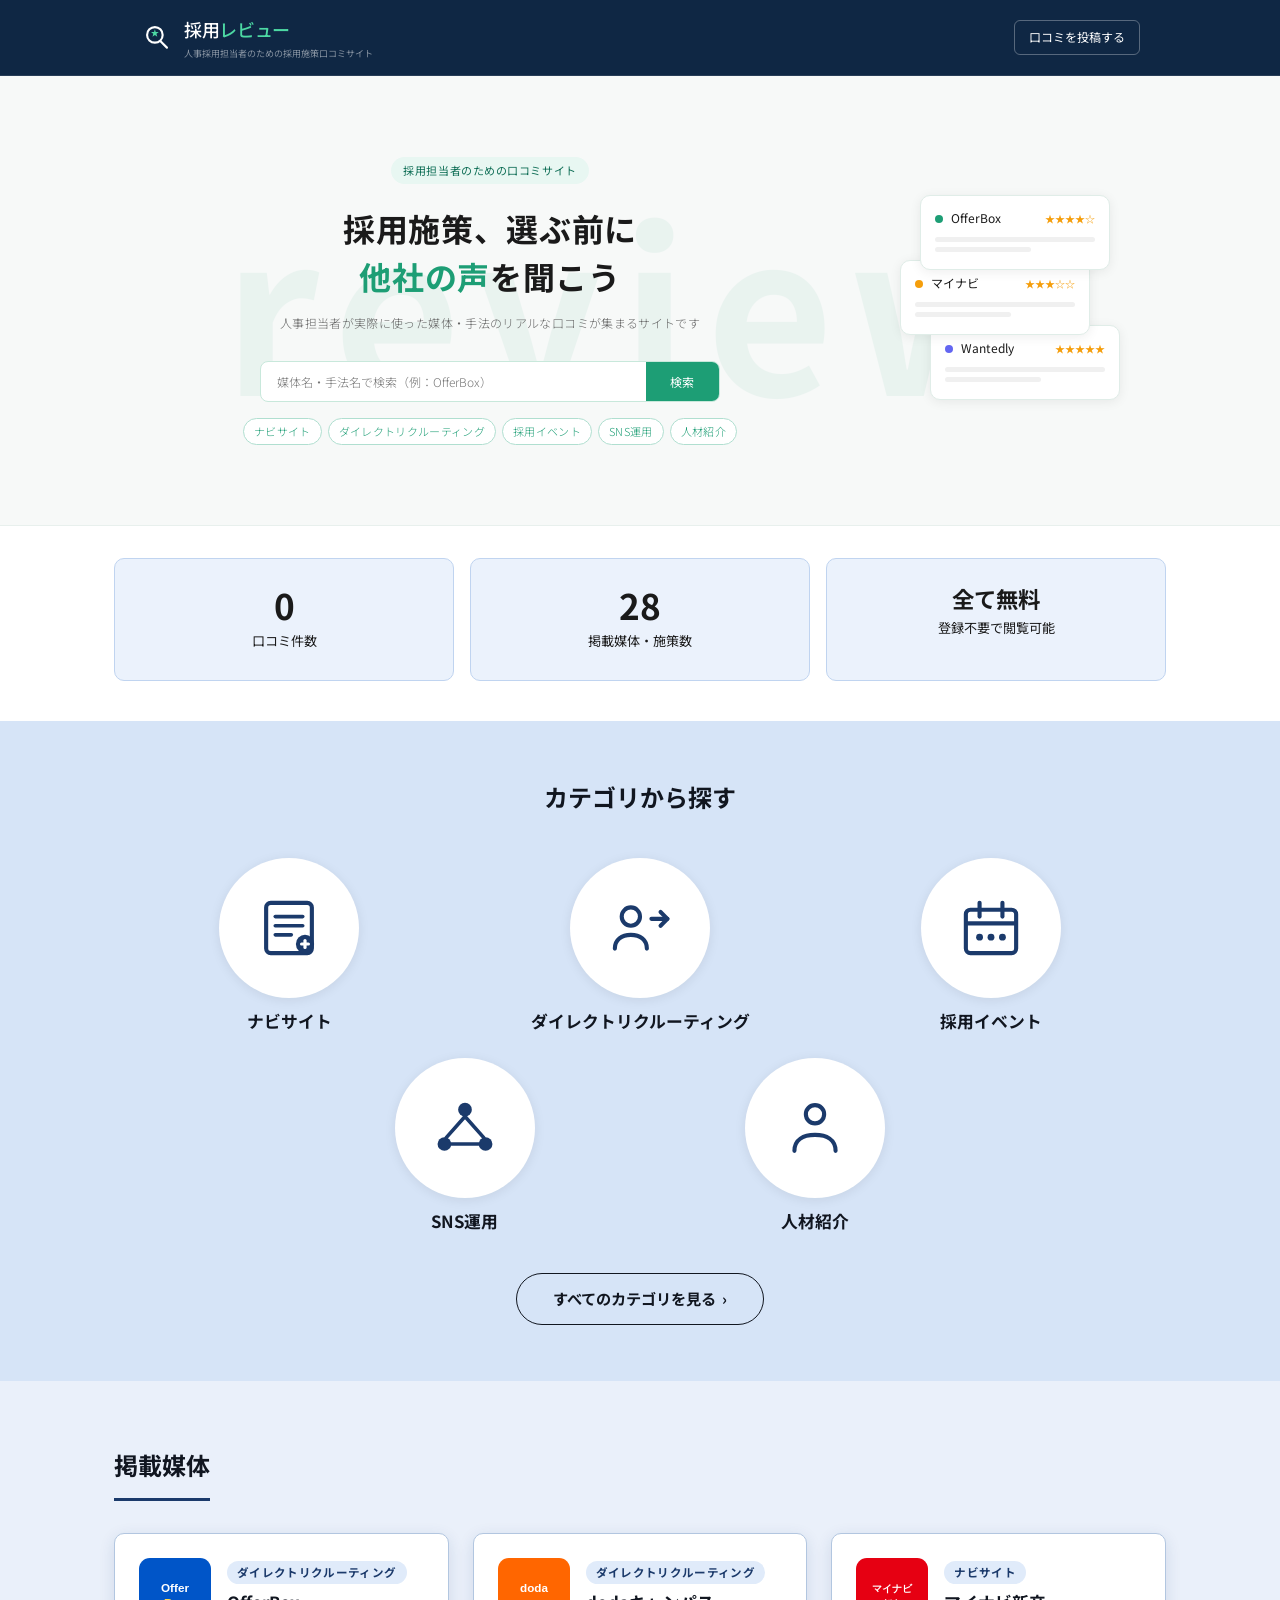
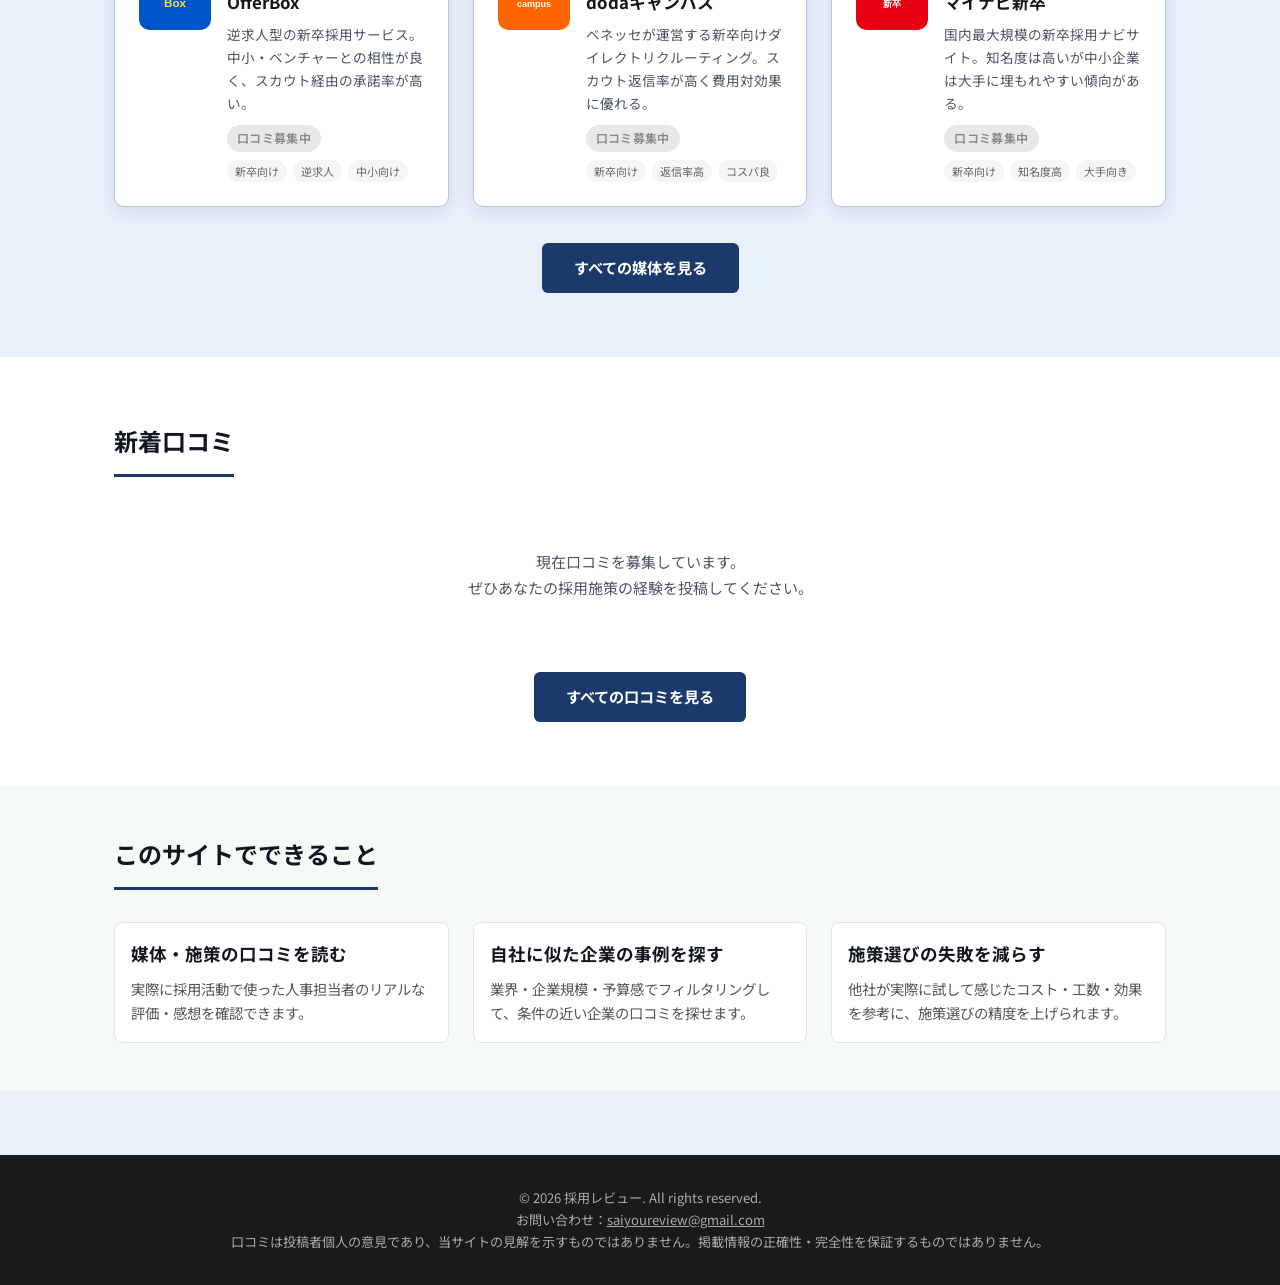
<file: index.html>
<!DOCTYPE html>
<html lang="ja">
<head>
  <meta charset="UTF-8">
  <meta name="viewport" content="width=device-width, initial-scale=1.0">
  <title>採用レビュー | 採用施策口コミサイト</title>
  <meta name="description" content="人事採用担当者のための採用施策口コミサイト。実際に使った媒体・手法のリアルな評価が集まります。">
  <link href="https://fonts.googleapis.com/css2?family=Noto+Sans+JP:wght@300;400;500;700&display=swap" rel="stylesheet">
  <link rel="stylesheet" href="style.css">
</head>
<body>

  <!-- ヘッダー -->
  <header class="site-header">
    <div class="header-inner">
      <a class="header-logo" href="index.html">
        <svg width="34" height="34" viewBox="0 0 48 48" xmlns="http://www.w3.org/2000/svg" aria-hidden="true">
          <circle cx="21" cy="21" r="11" fill="none" stroke="white" stroke-width="3"/>
          <line x1="29" y1="30" x2="38" y2="39" stroke="white" stroke-width="3" stroke-linecap="round"/>
          <polygon points="21,13 22.2,17 26.5,17 23.2,19.5 24.4,23.5 21,21 17.6,23.5 18.8,19.5 15.5,17 19.8,17" fill="#4DD9A4"/>
        </svg>
        <div class="logo-text-wrap">
          <div class="logo-name">採用<span>レビュー</span></div>
          <div class="logo-tagline">人事採用担当者のための採用施策口コミサイト</div>
        </div>
      </a>
      <a href="https://docs.google.com/forms/d/e/1FAIpQLSdxXfMuIzpGPsbss---XyRAHWYiXfm2ue7UABuBfPhTopkmUQ/viewform?usp=header" class="btn-post" target="_blank" rel="noopener noreferrer">口コミを投稿する</a>
    </div>
  </header>

  <!-- ヒーロー -->
  <section class="hero">
    <svg class="hero-pattern" viewBox="0 0 800 260" xmlns="http://www.w3.org/2000/svg" aria-hidden="true">
      <circle cx="680" cy="40" r="130" fill="none" stroke="#1D9E75" stroke-width="1.5"/>
      <circle cx="680" cy="40" r="90" fill="none" stroke="#1D9E75" stroke-width="1.5"/>
      <circle cx="680" cy="40" r="50" fill="none" stroke="#1D9E75" stroke-width="1.5"/>
      <circle cx="100" cy="230" r="100" fill="none" stroke="#1D9E75" stroke-width="1.5"/>
      <circle cx="100" cy="230" r="60" fill="none" stroke="#1D9E75" stroke-width="1.5"/>
      <circle cx="400" cy="-20" r="110" fill="none" stroke="#1D9E75" stroke-width="1"/>
      <line x1="0" y1="170" x2="800" y2="170" stroke="#1D9E75" stroke-width="0.8" stroke-dasharray="4 8"/>
      <circle cx="200" cy="80" r="4" fill="#1D9E75"/>
      <circle cx="380" cy="140" r="3" fill="#1D9E75"/>
      <circle cx="560" cy="190" r="4" fill="#1D9E75"/>
      <circle cx="720" cy="100" r="3" fill="#1D9E75"/>
    </svg>
    <div class="hero-watermark">review</div>
    <div class="hero-inner">
      <div class="hero-content">
        <span class="hero-badge">採用担当者のための口コミサイト</span>
        <h1>採用施策、選ぶ前に<br><span class="hero-accent">他社の声</span>を聞こう</h1>
        <p>人事担当者が実際に使った媒体・手法のリアルな口コミが集まるサイトです</p>
        <div class="hero-search">
          <input type="text" id="hero-search-input" class="search-input" placeholder="媒体名・手法名で検索（例：OfferBox）">
          <button class="search-btn" onclick="doSearch()">検索</button>
        </div>
        <div class="hero-tags">
          <a href="reviews.html?category=ナビサイト" class="hero-tag">ナビサイト</a>
          <a href="reviews.html?category=ダイレクトリクルーティング" class="hero-tag">ダイレクトリクルーティング</a>
          <a href="reviews.html?category=採用イベント" class="hero-tag">採用イベント</a>
          <a href="reviews.html?category=SNS運用" class="hero-tag">SNS運用</a>
          <a href="reviews.html?category=人材紹介" class="hero-tag">人材紹介</a>
        </div>
      </div>
      <div class="hero-mockup">
        <div class="mockup-card">
          <div class="mockup-card-header">
            <div class="mockup-dot" style="background:#1D9E75"></div>
            <div class="mockup-label">OfferBox</div>
            <div class="mockup-stars">★★★★☆</div>
          </div>
          <div class="mockup-bar"></div>
          <div class="mockup-bar short"></div>
        </div>
        <div class="mockup-card offset">
          <div class="mockup-card-header">
            <div class="mockup-dot" style="background:#f59e0b"></div>
            <div class="mockup-label">マイナビ</div>
            <div class="mockup-stars">★★★☆☆</div>
          </div>
          <div class="mockup-bar"></div>
          <div class="mockup-bar short"></div>
        </div>
        <div class="mockup-card offset2">
          <div class="mockup-card-header">
            <div class="mockup-dot" style="background:#6366f1"></div>
            <div class="mockup-label">Wantedly</div>
            <div class="mockup-stars">★★★★★</div>
          </div>
          <div class="mockup-bar"></div>
          <div class="mockup-bar short"></div>
        </div>
      </div>
    </div>
  </section>

  <!-- 統計カード -->
  <section class="stats-section">
    <div class="container">
      <div class="stats-grid">
        <div class="stat-card">
          <span class="stat-num">0</span>
          <span class="stat-label">口コミ件数</span>
        </div>
        <div class="stat-card">
          <span class="stat-num">28</span>
          <span class="stat-label">掲載媒体・施策数</span>
        </div>
        <div class="stat-card">
          <span class="stat-num stat-text">全て無料</span>
          <span class="stat-label">登録不要で閲覧可能</span>
        </div>
      </div>
    </div>
  </section>

  <!-- カテゴリから探す -->
  <section class="category-section">
    <div class="container">
      <h2 class="category-section-title">カテゴリから探す</h2>
      <div class="category-grid">
        <!-- ナビサイト：求人票リストのアイコン -->
        <a class="category-item" href="reviews.html?category=ナビサイト">
          <div class="category-circle">
            <svg width="64" height="64" viewBox="0 0 28 28" fill="none" xmlns="http://www.w3.org/2000/svg">
              <rect x="4" y="3" width="20" height="22" rx="2" stroke="#1B3A6B" stroke-width="1.8" fill="none"/>
              <line x1="8" y1="9" x2="20" y2="9" stroke="#1B3A6B" stroke-width="1.6" stroke-linecap="round"/>
              <line x1="8" y1="13" x2="20" y2="13" stroke="#1B3A6B" stroke-width="1.6" stroke-linecap="round"/>
              <line x1="8" y1="17" x2="15" y2="17" stroke="#1B3A6B" stroke-width="1.6" stroke-linecap="round"/>
              <circle cx="21" cy="21" r="4" fill="#1B3A6B"/>
              <line x1="19.5" y1="21" x2="22.5" y2="21" stroke="white" stroke-width="1.4" stroke-linecap="round"/>
              <line x1="21" y1="19.5" x2="21" y2="22.5" stroke="white" stroke-width="1.4" stroke-linecap="round"/>
            </svg>
          </div>
          <span class="category-name">ナビサイト</span>
        </a>

        <!-- ダイレクトリクルーティング：人物に矢印のアイコン -->
        <a class="category-item" href="reviews.html?category=ダイレクトリクルーティング">
          <div class="category-circle">
            <svg width="64" height="64" viewBox="0 0 28 28" fill="none" xmlns="http://www.w3.org/2000/svg">
              <circle cx="10" cy="9" r="4" stroke="#1B3A6B" stroke-width="1.8" fill="none"/>
              <path d="M3 23c0-4 3-6 7-6s7 2 7 6" stroke="#1B3A6B" stroke-width="1.8" stroke-linecap="round" fill="none"/>
              <line x1="19" y1="10" x2="26" y2="10" stroke="#1B3A6B" stroke-width="1.8" stroke-linecap="round"/>
              <polyline points="23,7 26,10 23,13" stroke="#1B3A6B" stroke-width="1.8" stroke-linecap="round" stroke-linejoin="round" fill="none"/>
            </svg>
          </div>
          <span class="category-name">ダイレクトリクルーティング</span>
        </a>

        <!-- 採用イベント：カレンダーのアイコン -->
        <a class="category-item" href="reviews.html?category=採用イベント">
          <div class="category-circle">
            <svg width="64" height="64" viewBox="0 0 28 28" fill="none" xmlns="http://www.w3.org/2000/svg">
              <rect x="3" y="6" width="22" height="19" rx="2" stroke="#1B3A6B" stroke-width="1.8" fill="none"/>
              <line x1="3" y1="12" x2="25" y2="12" stroke="#1B3A6B" stroke-width="1.8"/>
              <line x1="9" y1="3" x2="9" y2="9" stroke="#1B3A6B" stroke-width="1.8" stroke-linecap="round"/>
              <line x1="19" y1="3" x2="19" y2="9" stroke="#1B3A6B" stroke-width="1.8" stroke-linecap="round"/>
              <circle cx="9" cy="18" r="1.5" fill="#1B3A6B"/>
              <circle cx="14" cy="18" r="1.5" fill="#1B3A6B"/>
              <circle cx="19" cy="18" r="1.5" fill="#1B3A6B"/>
            </svg>
          </div>
          <span class="category-name">採用イベント</span>
        </a>

        <!-- SNS運用：スマホ＋吹き出しのアイコン -->
        <a class="category-item" href="reviews.html?category=SNS運用">
          <div class="category-circle">
            <svg width="64" height="64" viewBox="0 0 28 28" fill="none" xmlns="http://www.w3.org/2000/svg">
              <circle cx="14" cy="6" r="3" fill="#1B3A6B"/>
              <circle cx="5" cy="21" r="3" fill="#1B3A6B"/>
              <circle cx="23" cy="21" r="3" fill="#1B3A6B"/>
              <line x1="14" y1="9" x2="5.8" y2="18.2" stroke="#1B3A6B" stroke-width="1.6" stroke-linecap="round"/>
              <line x1="14" y1="9" x2="22.2" y2="18.2" stroke="#1B3A6B" stroke-width="1.6" stroke-linecap="round"/>
              <line x1="7.8" y1="21" x2="20.2" y2="21" stroke="#1B3A6B" stroke-width="1.6" stroke-linecap="round"/>
            </svg>
          </div>
          <span class="category-name">SNS運用</span>
        </a>

        <!-- 人材紹介：人物＋ブリーフケースのアイコン -->
        <a class="category-item" href="reviews.html?category=人材紹介">
          <div class="category-circle">
            <svg width="64" height="64" viewBox="0 0 28 28" fill="none" xmlns="http://www.w3.org/2000/svg">
              <circle cx="14" cy="8" r="4" stroke="#1B3A6B" stroke-width="1.8" fill="none"/>
              <path d="M5 24c0-5 4-7 9-7s9 2 9 7" stroke="#1B3A6B" stroke-width="1.8" stroke-linecap="round" fill="none"/>
            </svg>
          </div>
          <span class="category-name">人材紹介</span>
        </a>
      </div>
      <div style="text-align:center; margin-top:40px;">
        <a href="reviews.html" class="btn-all-category">すべてのカテゴリを見る &nbsp;›</a>
      </div>
    </div>
  </section>

  <!-- 評価の高い媒体 -->
  <section class="section">
    <div class="container">
      <h2 class="section-title">掲載媒体</h2>
      <div id="featured-cards" class="cards-grid"></div>
      <div style="text-align:center; margin-top:36px;">
        <a href="reviews.html" class="btn-primary">すべての媒体を見る</a>
      </div>
    </div>
  </section>

  <!-- 新着口コミ -->
  <section class="section" style="background:#fff;">
    <div class="container">
      <h2 class="section-title">新着口コミ</h2>
      <div id="latest-reviews"></div>
      <div style="text-align:center; margin-top:32px;">
        <a href="reviews.html" class="btn-primary">すべての口コミを見る</a>
      </div>
    </div>
  </section>

  <!-- このサイトでできること -->
  <section class="section" style="background:#f5faf7; padding-top:48px; padding-bottom:48px;">
    <div class="container">
      <h2 class="section-title">このサイトでできること</h2>
      <div style="display:grid; grid-template-columns:repeat(auto-fill,minmax(260px,1fr)); gap:24px;">
        <div class="review-card" style="margin-bottom:0;">
          <h3 style="margin-bottom:8px;">媒体・施策の口コミを読む</h3>
          <p style="color:#555; font-size:.9rem;">実際に採用活動で使った人事担当者のリアルな評価・感想を確認できます。</p>
        </div>
        <div class="review-card" style="margin-bottom:0;">
          <h3 style="margin-bottom:8px;">自社に似た企業の事例を探す</h3>
          <p style="color:#555; font-size:.9rem;">業界・企業規模・予算感でフィルタリングして、条件の近い企業の口コミを探せます。</p>
        </div>
        <div class="review-card" style="margin-bottom:0;">
          <h3 style="margin-bottom:8px;">施策選びの失敗を減らす</h3>
          <p style="color:#555; font-size:.9rem;">他社が実際に試して感じたコスト・工数・効果を参考に、施策選びの精度を上げられます。</p>
        </div>
      </div>
    </div>
  </section>

  <!-- フッター -->
  <footer class="site-footer">
    <p>© 2026 採用レビュー. All rights reserved.</p>
    <p>お問い合わせ：<a href="mailto:saiyoureview@gmail.com" style="color:inherit;">saiyoureview@gmail.com</a></p>
    <p>口コミは投稿者個人の意見であり、当サイトの見解を示すものではありません。掲載情報の正確性・完全性を保証するものではありません。</p>
  </footer>

  <script src="data.js"></script>
  <script src="main.js"></script>
</body>
</html>
</file>
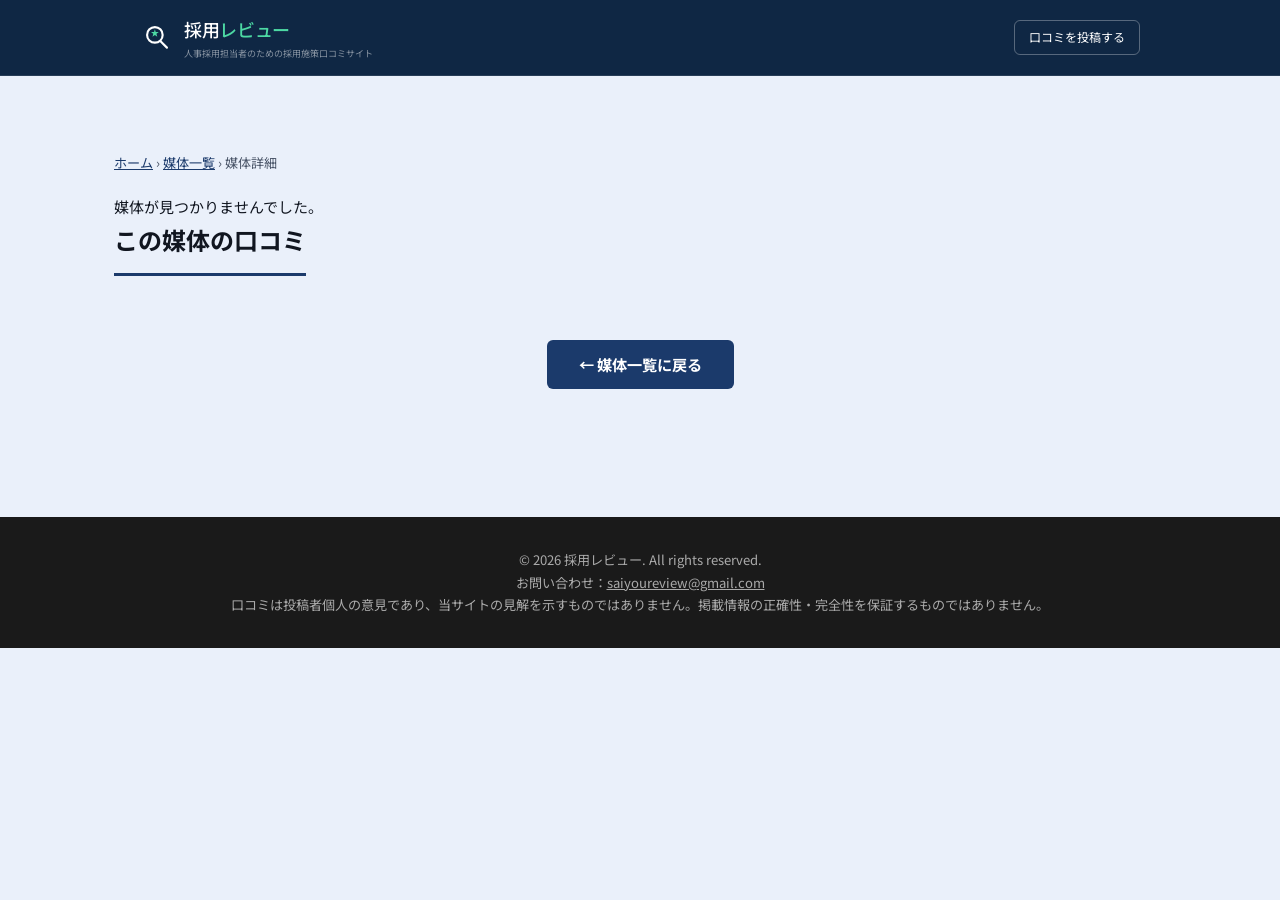
<file: detail.html>
<!DOCTYPE html>
<html lang="ja">
<head>
  <meta charset="UTF-8">
  <meta name="viewport" content="width=device-width, initial-scale=1.0">
  <title>媒体詳細 | 採用レビュー</title>
  <meta name="description" content="広告媒体の詳細情報とユーザー口コミを確認できます。">
  <link rel="stylesheet" href="style.css">
</head>
<body>

  <!-- ヘッダー -->
  <header class="site-header">
    <div class="header-inner">
      <a class="header-logo" href="index.html">
        <svg width="34" height="34" viewBox="0 0 48 48" xmlns="http://www.w3.org/2000/svg" aria-hidden="true">
          <circle cx="21" cy="21" r="11" fill="none" stroke="white" stroke-width="3"/>
          <line x1="29" y1="30" x2="38" y2="39" stroke="white" stroke-width="3" stroke-linecap="round"/>
          <polygon points="21,13 22.2,17 26.5,17 23.2,19.5 24.4,23.5 21,21 17.6,23.5 18.8,19.5 15.5,17 19.8,17" fill="#4DD9A4"/>
        </svg>
        <div class="logo-text-wrap">
          <div class="logo-name">採用<span>レビュー</span></div>
          <div class="logo-tagline">人事採用担当者のための採用施策口コミサイト</div>
        </div>
      </a>
      <a href="https://docs.google.com/forms/d/e/1FAIpQLSdxXfMuIzpGPsbss---XyRAHWYiXfm2ue7UABuBfPhTopkmUQ/viewform?usp=header" class="btn-post" target="_blank" rel="noopener noreferrer">口コミを投稿する</a>
    </div>
  </header>

  <!-- 媒体詳細 -->
  <section class="section">
    <div class="container">

      <!-- パンくずリスト -->
      <nav class="breadcrumb">
        <a href="index.html">ホーム</a>
        <span><a href="reviews.html">媒体一覧</a></span>
        <span>媒体詳細</span>
      </nav>

      <!-- 詳細コンテンツ（main.js の initDetailPage() が描画） -->
      <div id="detail-content"></div>

      <!-- 関連口コミ -->
      <h2 class="section-title">この媒体の口コミ</h2>
      <div id="related-reviews"></div>

      <div style="text-align:center; margin-top:32px;">
        <a href="reviews.html" class="btn-primary">← 媒体一覧に戻る</a>
      </div>
    </div>
  </section>

  <!-- フッター -->
  <footer class="site-footer">
    <p>© 2026 採用レビュー. All rights reserved.</p>
    <p>お問い合わせ：<a href="mailto:saiyoureview@gmail.com" style="color:inherit;">saiyoureview@gmail.com</a></p>
    <p>口コミは投稿者個人の意見であり、当サイトの見解を示すものではありません。掲載情報の正確性・完全性を保証するものではありません。</p>
  </footer>

  <script src="data.js"></script>
  <script src="main.js"></script>
</body>
</html>
</file>
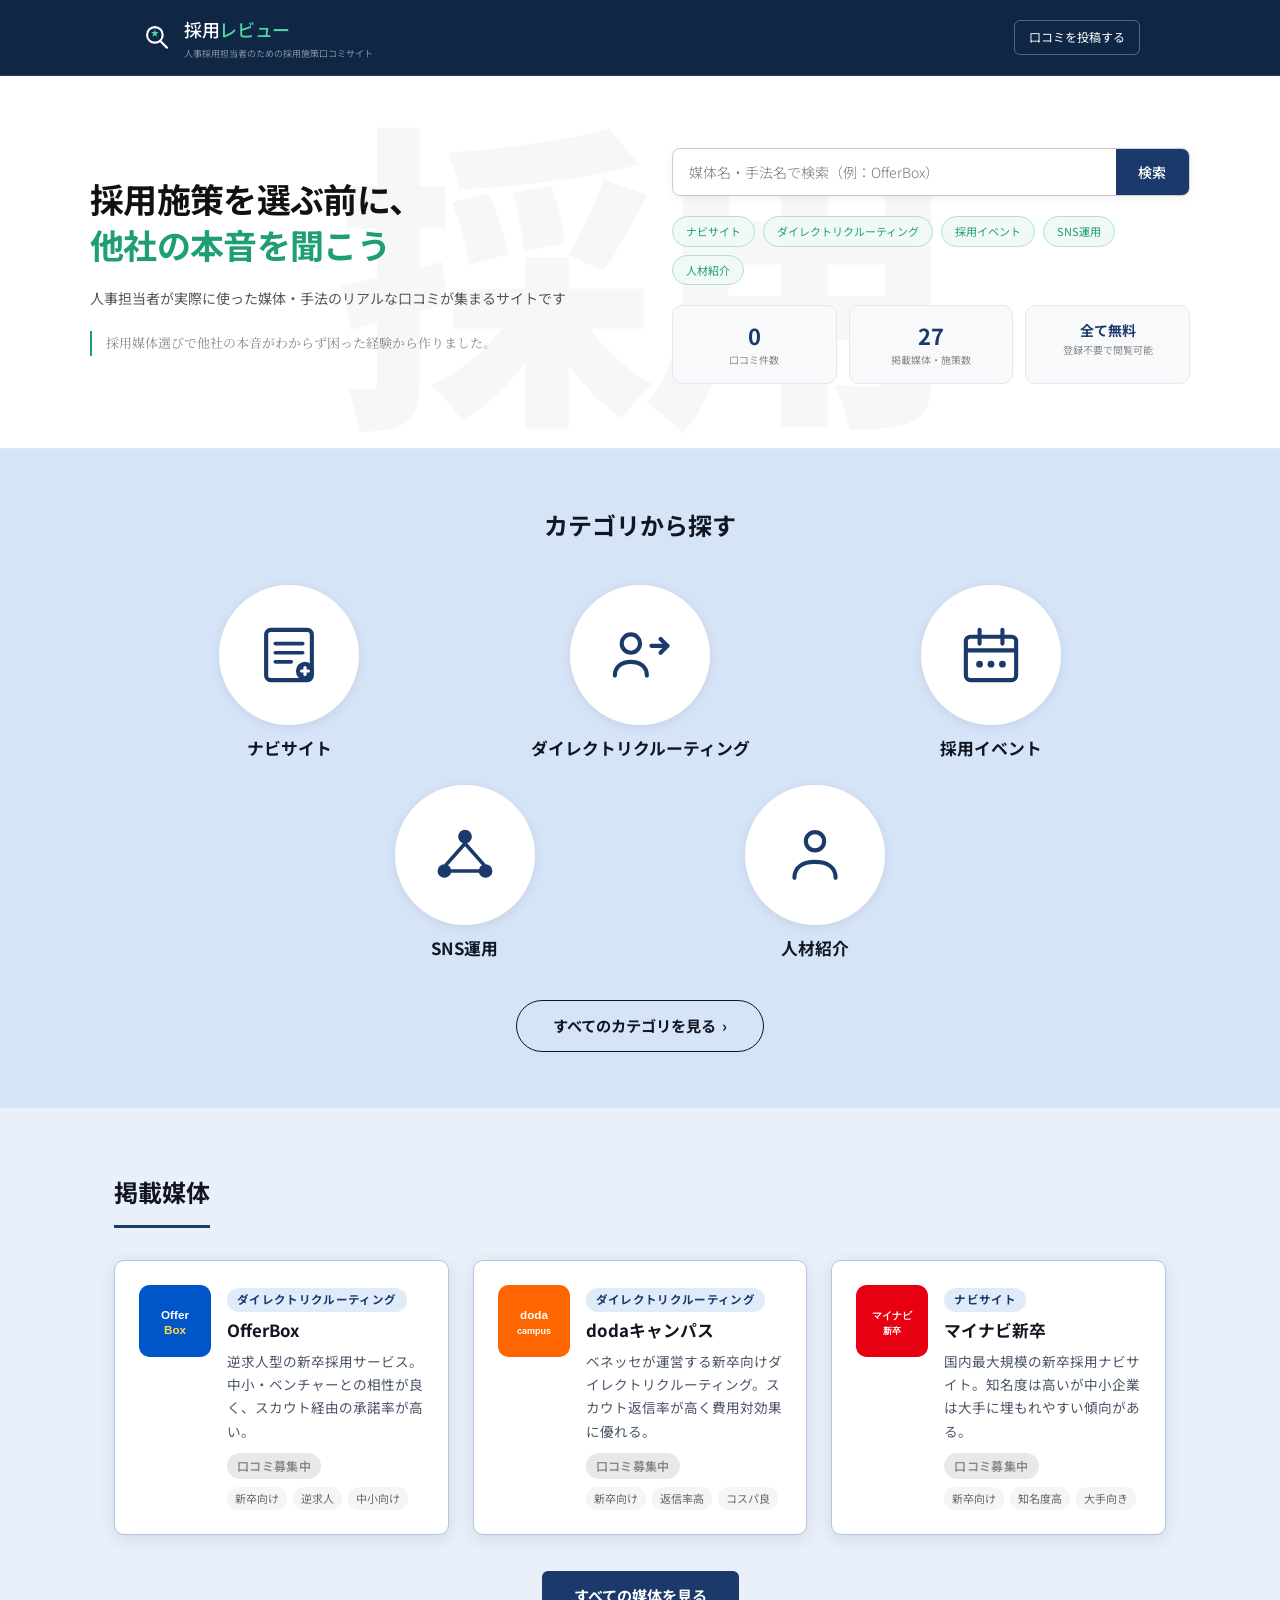
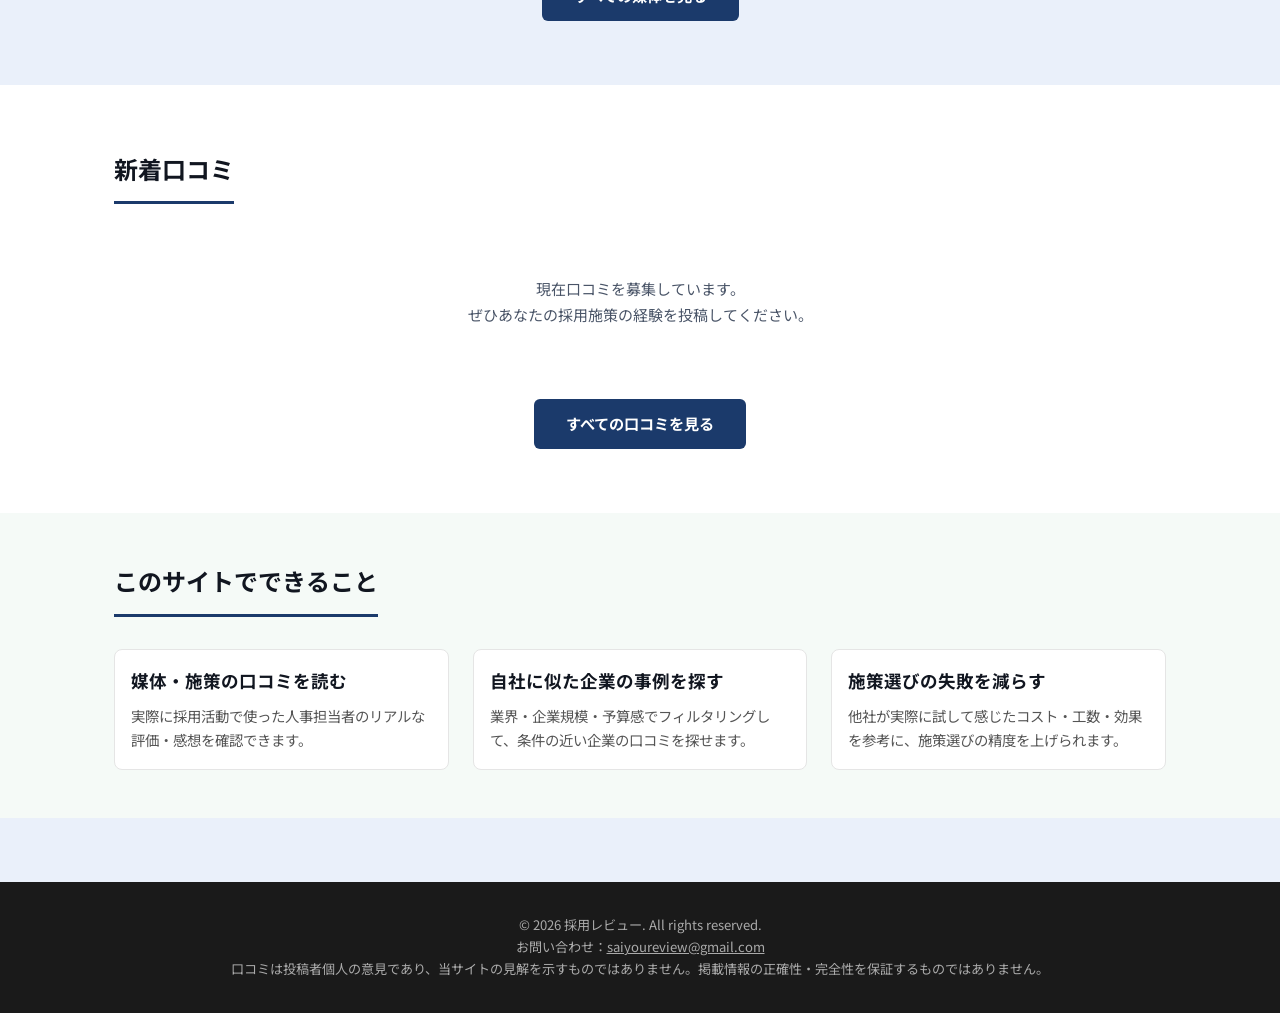
<file: index-new.html>
<!DOCTYPE html>
<html lang="ja">
<head>
  <meta charset="UTF-8">
  <meta name="viewport" content="width=device-width, initial-scale=1.0">
  <title>採用レビュー | 採用施策口コミサイト</title>
  <meta name="description" content="人事採用担当者のための採用施策口コミサイト。実際に使った媒体・手法のリアルな評価が集まります。">
  <link rel="stylesheet" href="style.css">
  <link rel="stylesheet" href="https://fonts.googleapis.com/css2?family=Noto+Serif+JP:wght@400;500&display=swap">
  <style>
    /* ============================================================
       新ヒーローセクション（白背景・2カラム）
       ============================================================ */
    .hero-new {
      position: relative;
      background: #ffffff;
      padding: 72px 40px 64px;
      overflow: hidden;
      border-bottom: 1px solid #e8e8e8;
    }

    /* 背景の薄い「採用」テキスト */
    .hero-new::before {
      content: '採用';
      position: absolute;
      top: 50%;
      left: 50%;
      transform: translate(-50%, -50%);
      font-size: 320px;
      font-weight: 900;
      color: rgba(0, 0, 0, 0.03);
      letter-spacing: -0.05em;
      pointer-events: none;
      user-select: none;
      white-space: nowrap;
      z-index: 0;
    }

    .hero-new-inner {
      position: relative;
      z-index: 1;
      max-width: 1100px;
      margin: 0 auto;
      display: grid;
      grid-template-columns: 1fr 1fr;
      gap: 64px;
      align-items: center;
    }

    /* 左カラム */
    .hero-left {
      display: flex;
      flex-direction: column;
      gap: 20px;
    }

    .hero-new h1 {
      font-size: 34px;
      font-weight: 700;
      color: #111;
      line-height: 1.35;
      letter-spacing: -0.02em;
      margin: 0;
    }

    .hero-new h1 .title-green {
      color: #1D9E75;
    }

    .hero-sub {
      font-size: 14px;
      color: #555;
      line-height: 1.7;
      margin: 0;
    }

    .hero-thought {
      font-family: 'Noto Serif JP', serif;
      font-size: 13px;
      color: #888;
      line-height: 1.9;
      padding-left: 14px;
      border-left: 2px solid #1D9E75;
      margin: 0;
    }

    /* 右カラム */
    .hero-right {
      display: flex;
      flex-direction: column;
      gap: 20px;
    }

    /* 検索バー */
    .hero-new-search {
      display: flex;
      gap: 0;
      border: 1.5px solid #ccc;
      border-radius: 8px;
      overflow: hidden;
      background: #fff;
      box-shadow: 0 2px 8px rgba(0,0,0,0.06);
    }

    .hero-new-search .search-input {
      flex: 1;
      border: none;
      padding: 13px 16px;
      font-size: 14px;
      font-family: inherit;
      outline: none;
      background: transparent;
    }

    .hero-new-search .search-btn {
      background: #1B3A6B;
      color: #fff;
      border: none;
      padding: 0 22px;
      font-size: 14px;
      font-weight: 500;
      cursor: pointer;
      font-family: inherit;
      transition: background 0.2s;
    }

    .hero-new-search .search-btn:hover {
      background: #102545;
    }

    /* カテゴリタグ */
    .hero-new-tags {
      display: flex;
      flex-wrap: wrap;
      gap: 8px;
    }

    .hero-new-tag {
      font-size: 11px;
      color: #1D9E75;
      background: #f0f9f5;
      border: 1px solid #b2e0cf;
      border-radius: 20px;
      padding: 5px 13px;
      text-decoration: none;
      transition: background 0.15s;
    }

    .hero-new-tag:hover {
      background: #d8f2e9;
    }

    /* 統計カード3つ */
    .hero-stats {
      display: grid;
      grid-template-columns: repeat(3, 1fr);
      gap: 12px;
    }

    .hero-stat-card {
      background: #f8f9fb;
      border: 1px solid #e4e8ef;
      border-radius: 10px;
      padding: 16px 12px;
      text-align: center;
    }

    .hero-stat-num {
      display: block;
      font-size: 22px;
      font-weight: 700;
      color: #1B3A6B;
      line-height: 1.2;
    }

    .hero-stat-num.stat-text {
      font-size: 14px;
    }

    .hero-stat-label {
      display: block;
      font-size: 10px;
      color: #888;
      margin-top: 4px;
      line-height: 1.4;
    }

    /* レスポンシブ */
    @media (max-width: 768px) {
      .hero-new {
        padding: 48px 20px 40px;
      }

      .hero-new-inner {
        grid-template-columns: 1fr;
        gap: 36px;
      }

      .hero-new h1 {
        font-size: 26px;
      }

      .hero-new::before {
        font-size: 160px;
      }
    }
  </style>
</head>
<body>

  <!-- ヘッダー -->
  <header class="site-header">
    <div class="header-inner">
      <a class="header-logo" href="index.html">
        <svg width="34" height="34" viewBox="0 0 48 48" xmlns="http://www.w3.org/2000/svg" aria-hidden="true">
          <circle cx="21" cy="21" r="11" fill="none" stroke="white" stroke-width="3"/>
          <line x1="29" y1="30" x2="38" y2="39" stroke="white" stroke-width="3" stroke-linecap="round"/>
          <polygon points="21,13 22.2,17 26.5,17 23.2,19.5 24.4,23.5 21,21 17.6,23.5 18.8,19.5 15.5,17 19.8,17" fill="#4DD9A4"/>
        </svg>
        <div class="logo-text-wrap">
          <div class="logo-name">採用<span>レビュー</span></div>
          <div class="logo-tagline">人事採用担当者のための採用施策口コミサイト</div>
        </div>
      </a>
      <a href="https://docs.google.com/forms/d/e/1FAIpQLSdxXfMuIzpGPsbss---XyRAHWYiXfm2ue7UABuBfPhTopkmUQ/viewform?usp=header" class="btn-post" target="_blank" rel="noopener noreferrer">口コミを投稿する</a>
    </div>
  </header>

  <!-- 新ヒーロー -->
  <section class="hero-new">
    <div class="hero-new-inner">

      <!-- 左カラム -->
      <div class="hero-left">
        <h1>
          採用施策を選ぶ前に、<br>
          <span class="title-green">他社の本音を聞こう</span>
        </h1>
        <p class="hero-sub">人事担当者が実際に使った媒体・手法のリアルな口コミが集まるサイトです</p>
        <p class="hero-thought">採用媒体選びで他社の本音がわからず困った経験から作りました。</p>
      </div>

      <!-- 右カラム -->
      <div class="hero-right">
        <div class="hero-new-search">
          <input type="text" id="hero-search-input" class="search-input" placeholder="媒体名・手法名で検索（例：OfferBox）">
          <button class="search-btn" onclick="doSearch()">検索</button>
        </div>

        <div class="hero-new-tags">
          <a href="reviews.html?category=ナビサイト" class="hero-new-tag">ナビサイト</a>
          <a href="reviews.html?category=ダイレクトリクルーティング" class="hero-new-tag">ダイレクトリクルーティング</a>
          <a href="reviews.html?category=採用イベント" class="hero-new-tag">採用イベント</a>
          <a href="reviews.html?category=SNS運用" class="hero-new-tag">SNS運用</a>
          <a href="reviews.html?category=人材紹介" class="hero-new-tag">人材紹介</a>
        </div>

        <div class="hero-stats">
          <div class="hero-stat-card">
            <span class="hero-stat-num">0</span>
            <span class="hero-stat-label">口コミ件数</span>
          </div>
          <div class="hero-stat-card">
            <span class="hero-stat-num">27</span>
            <span class="hero-stat-label">掲載媒体・施策数</span>
          </div>
          <div class="hero-stat-card">
            <span class="hero-stat-num stat-text">全て無料</span>
            <span class="hero-stat-label">登録不要で閲覧可能</span>
          </div>
        </div>
      </div>

    </div>
  </section>

  <!-- カテゴリから探す -->
  <section class="category-section">
    <div class="container">
      <h2 class="category-section-title">カテゴリから探す</h2>
      <div class="category-grid">
        <!-- ナビサイト：求人票リストのアイコン -->
        <a class="category-item" href="reviews.html?category=ナビサイト">
          <div class="category-circle">
            <svg width="64" height="64" viewBox="0 0 28 28" fill="none" xmlns="http://www.w3.org/2000/svg">
              <rect x="4" y="3" width="20" height="22" rx="2" stroke="#1B3A6B" stroke-width="1.8" fill="none"/>
              <line x1="8" y1="9" x2="20" y2="9" stroke="#1B3A6B" stroke-width="1.6" stroke-linecap="round"/>
              <line x1="8" y1="13" x2="20" y2="13" stroke="#1B3A6B" stroke-width="1.6" stroke-linecap="round"/>
              <line x1="8" y1="17" x2="15" y2="17" stroke="#1B3A6B" stroke-width="1.6" stroke-linecap="round"/>
              <circle cx="21" cy="21" r="4" fill="#1B3A6B"/>
              <line x1="19.5" y1="21" x2="22.5" y2="21" stroke="white" stroke-width="1.4" stroke-linecap="round"/>
              <line x1="21" y1="19.5" x2="21" y2="22.5" stroke="white" stroke-width="1.4" stroke-linecap="round"/>
            </svg>
          </div>
          <span class="category-name">ナビサイト</span>
        </a>

        <!-- ダイレクトリクルーティング：人物に矢印のアイコン -->
        <a class="category-item" href="reviews.html?category=ダイレクトリクルーティング">
          <div class="category-circle">
            <svg width="64" height="64" viewBox="0 0 28 28" fill="none" xmlns="http://www.w3.org/2000/svg">
              <circle cx="10" cy="9" r="4" stroke="#1B3A6B" stroke-width="1.8" fill="none"/>
              <path d="M3 23c0-4 3-6 7-6s7 2 7 6" stroke="#1B3A6B" stroke-width="1.8" stroke-linecap="round" fill="none"/>
              <line x1="19" y1="10" x2="26" y2="10" stroke="#1B3A6B" stroke-width="1.8" stroke-linecap="round"/>
              <polyline points="23,7 26,10 23,13" stroke="#1B3A6B" stroke-width="1.8" stroke-linecap="round" stroke-linejoin="round" fill="none"/>
            </svg>
          </div>
          <span class="category-name">ダイレクトリクルーティング</span>
        </a>

        <!-- 採用イベント：カレンダーのアイコン -->
        <a class="category-item" href="reviews.html?category=採用イベント">
          <div class="category-circle">
            <svg width="64" height="64" viewBox="0 0 28 28" fill="none" xmlns="http://www.w3.org/2000/svg">
              <rect x="3" y="6" width="22" height="19" rx="2" stroke="#1B3A6B" stroke-width="1.8" fill="none"/>
              <line x1="3" y1="12" x2="25" y2="12" stroke="#1B3A6B" stroke-width="1.8"/>
              <line x1="9" y1="3" x2="9" y2="9" stroke="#1B3A6B" stroke-width="1.8" stroke-linecap="round"/>
              <line x1="19" y1="3" x2="19" y2="9" stroke="#1B3A6B" stroke-width="1.8" stroke-linecap="round"/>
              <circle cx="9" cy="18" r="1.5" fill="#1B3A6B"/>
              <circle cx="14" cy="18" r="1.5" fill="#1B3A6B"/>
              <circle cx="19" cy="18" r="1.5" fill="#1B3A6B"/>
            </svg>
          </div>
          <span class="category-name">採用イベント</span>
        </a>

        <!-- SNS運用：スマホ＋吹き出しのアイコン -->
        <a class="category-item" href="reviews.html?category=SNS運用">
          <div class="category-circle">
            <svg width="64" height="64" viewBox="0 0 28 28" fill="none" xmlns="http://www.w3.org/2000/svg">
              <circle cx="14" cy="6" r="3" fill="#1B3A6B"/>
              <circle cx="5" cy="21" r="3" fill="#1B3A6B"/>
              <circle cx="23" cy="21" r="3" fill="#1B3A6B"/>
              <line x1="14" y1="9" x2="5.8" y2="18.2" stroke="#1B3A6B" stroke-width="1.6" stroke-linecap="round"/>
              <line x1="14" y1="9" x2="22.2" y2="18.2" stroke="#1B3A6B" stroke-width="1.6" stroke-linecap="round"/>
              <line x1="7.8" y1="21" x2="20.2" y2="21" stroke="#1B3A6B" stroke-width="1.6" stroke-linecap="round"/>
            </svg>
          </div>
          <span class="category-name">SNS運用</span>
        </a>

        <!-- 人材紹介：人物＋ブリーフケースのアイコン -->
        <a class="category-item" href="reviews.html?category=人材紹介">
          <div class="category-circle">
            <svg width="64" height="64" viewBox="0 0 28 28" fill="none" xmlns="http://www.w3.org/2000/svg">
              <circle cx="14" cy="8" r="4" stroke="#1B3A6B" stroke-width="1.8" fill="none"/>
              <path d="M5 24c0-5 4-7 9-7s9 2 9 7" stroke="#1B3A6B" stroke-width="1.8" stroke-linecap="round" fill="none"/>
            </svg>
          </div>
          <span class="category-name">人材紹介</span>
        </a>
      </div>
      <div style="text-align:center; margin-top:40px;">
        <a href="reviews.html" class="btn-all-category">すべてのカテゴリを見る &nbsp;›</a>
      </div>
    </div>
  </section>

  <!-- 評価の高い媒体 -->
  <section class="section">
    <div class="container">
      <h2 class="section-title">掲載媒体</h2>
      <div id="featured-cards" class="cards-grid"></div>
      <div style="text-align:center; margin-top:36px;">
        <a href="reviews.html" class="btn-primary">すべての媒体を見る</a>
      </div>
    </div>
  </section>

  <!-- 新着口コミ -->
  <section class="section" style="background:#fff;">
    <div class="container">
      <h2 class="section-title">新着口コミ</h2>
      <div id="latest-reviews"></div>
      <div style="text-align:center; margin-top:32px;">
        <a href="reviews.html" class="btn-primary">すべての口コミを見る</a>
      </div>
    </div>
  </section>

  <!-- このサイトでできること -->
  <section class="section" style="background:#f5faf7; padding-top:48px; padding-bottom:48px;">
    <div class="container">
      <h2 class="section-title">このサイトでできること</h2>
      <div style="display:grid; grid-template-columns:repeat(auto-fill,minmax(260px,1fr)); gap:24px;">
        <div class="review-card" style="margin-bottom:0;">
          <h3 style="margin-bottom:8px;">媒体・施策の口コミを読む</h3>
          <p style="color:#555; font-size:.9rem;">実際に採用活動で使った人事担当者のリアルな評価・感想を確認できます。</p>
        </div>
        <div class="review-card" style="margin-bottom:0;">
          <h3 style="margin-bottom:8px;">自社に似た企業の事例を探す</h3>
          <p style="color:#555; font-size:.9rem;">業界・企業規模・予算感でフィルタリングして、条件の近い企業の口コミを探せます。</p>
        </div>
        <div class="review-card" style="margin-bottom:0;">
          <h3 style="margin-bottom:8px;">施策選びの失敗を減らす</h3>
          <p style="color:#555; font-size:.9rem;">他社が実際に試して感じたコスト・工数・効果を参考に、施策選びの精度を上げられます。</p>
        </div>
      </div>
    </div>
  </section>

  <!-- フッター -->
  <footer class="site-footer">
    <p>© 2026 採用レビュー. All rights reserved.</p>
    <p>お問い合わせ：<a href="mailto:saiyoureview@gmail.com" style="color:inherit;">saiyoureview@gmail.com</a></p>
    <p>口コミは投稿者個人の意見であり、当サイトの見解を示すものではありません。掲載情報の正確性・完全性を保証するものではありません。</p>
  </footer>

  <script src="data.js"></script>
  <script src="main.js"></script>
</body>
</html>
</file>
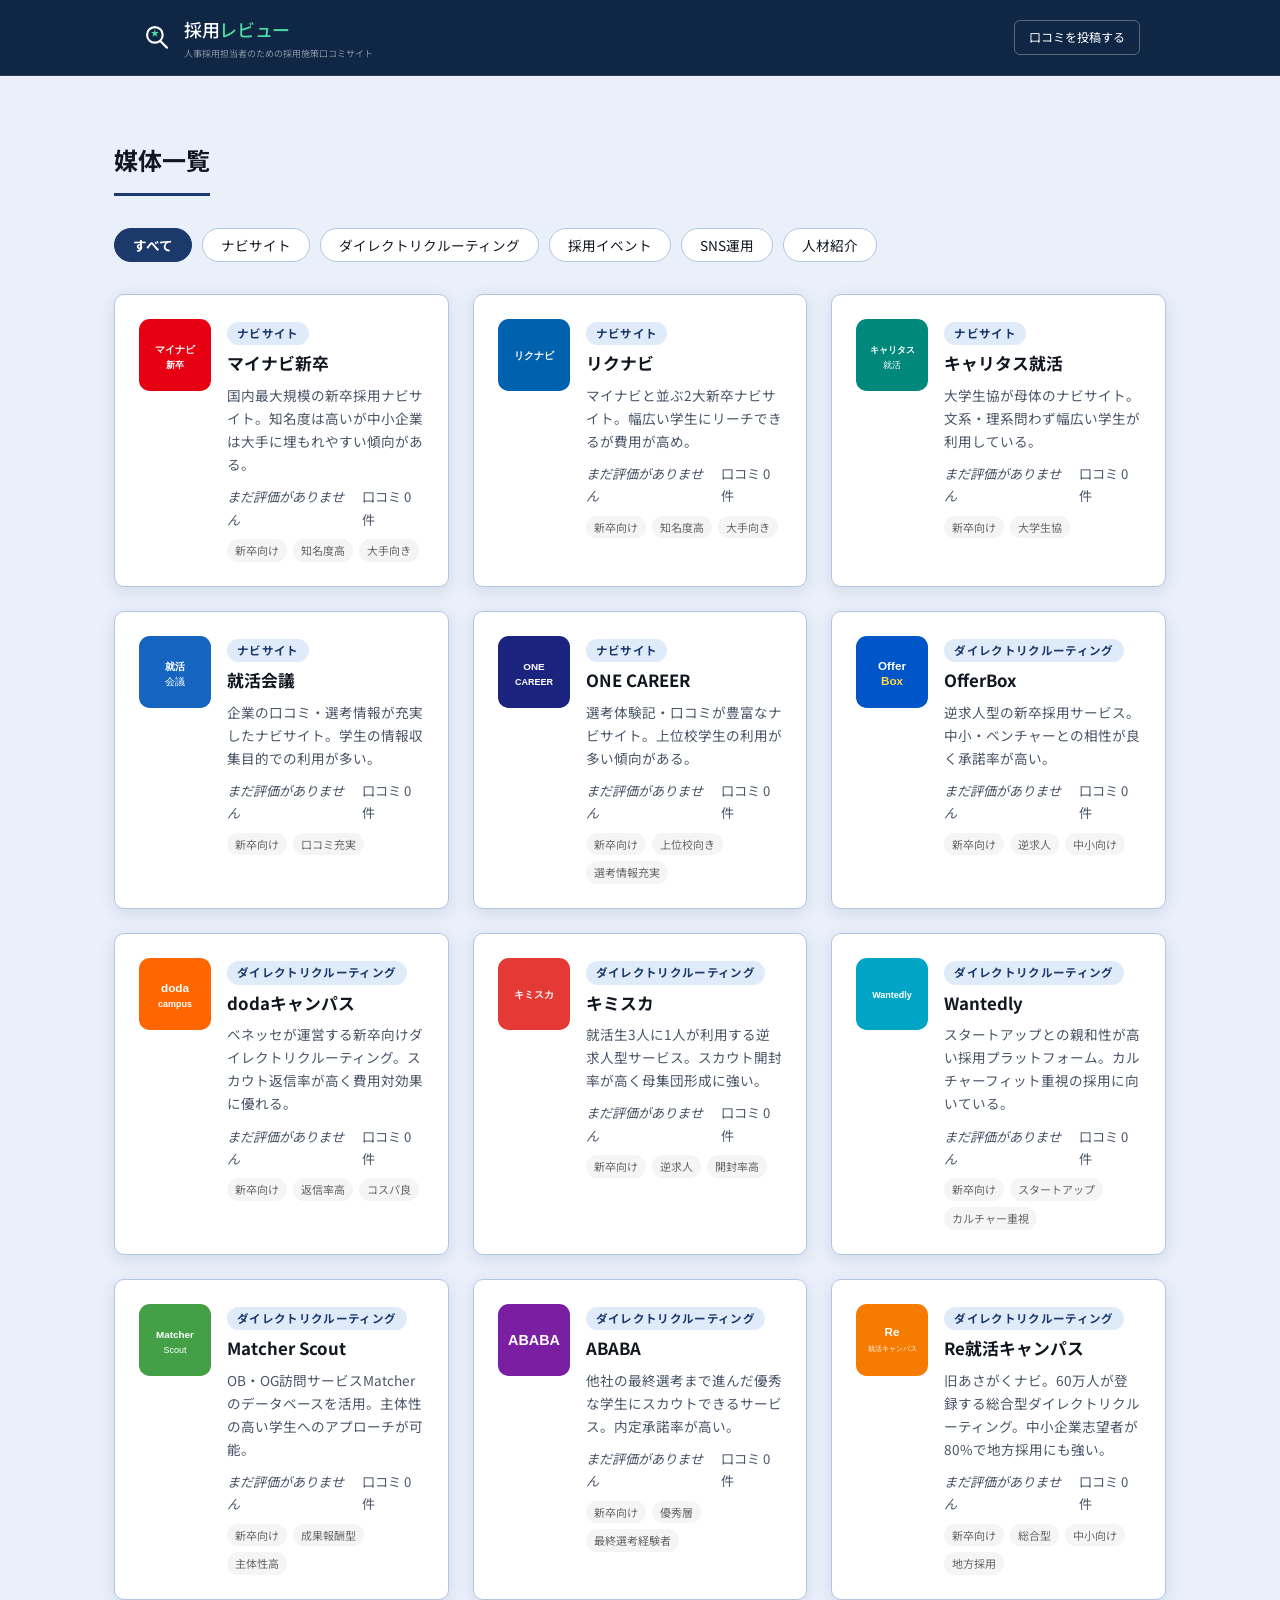
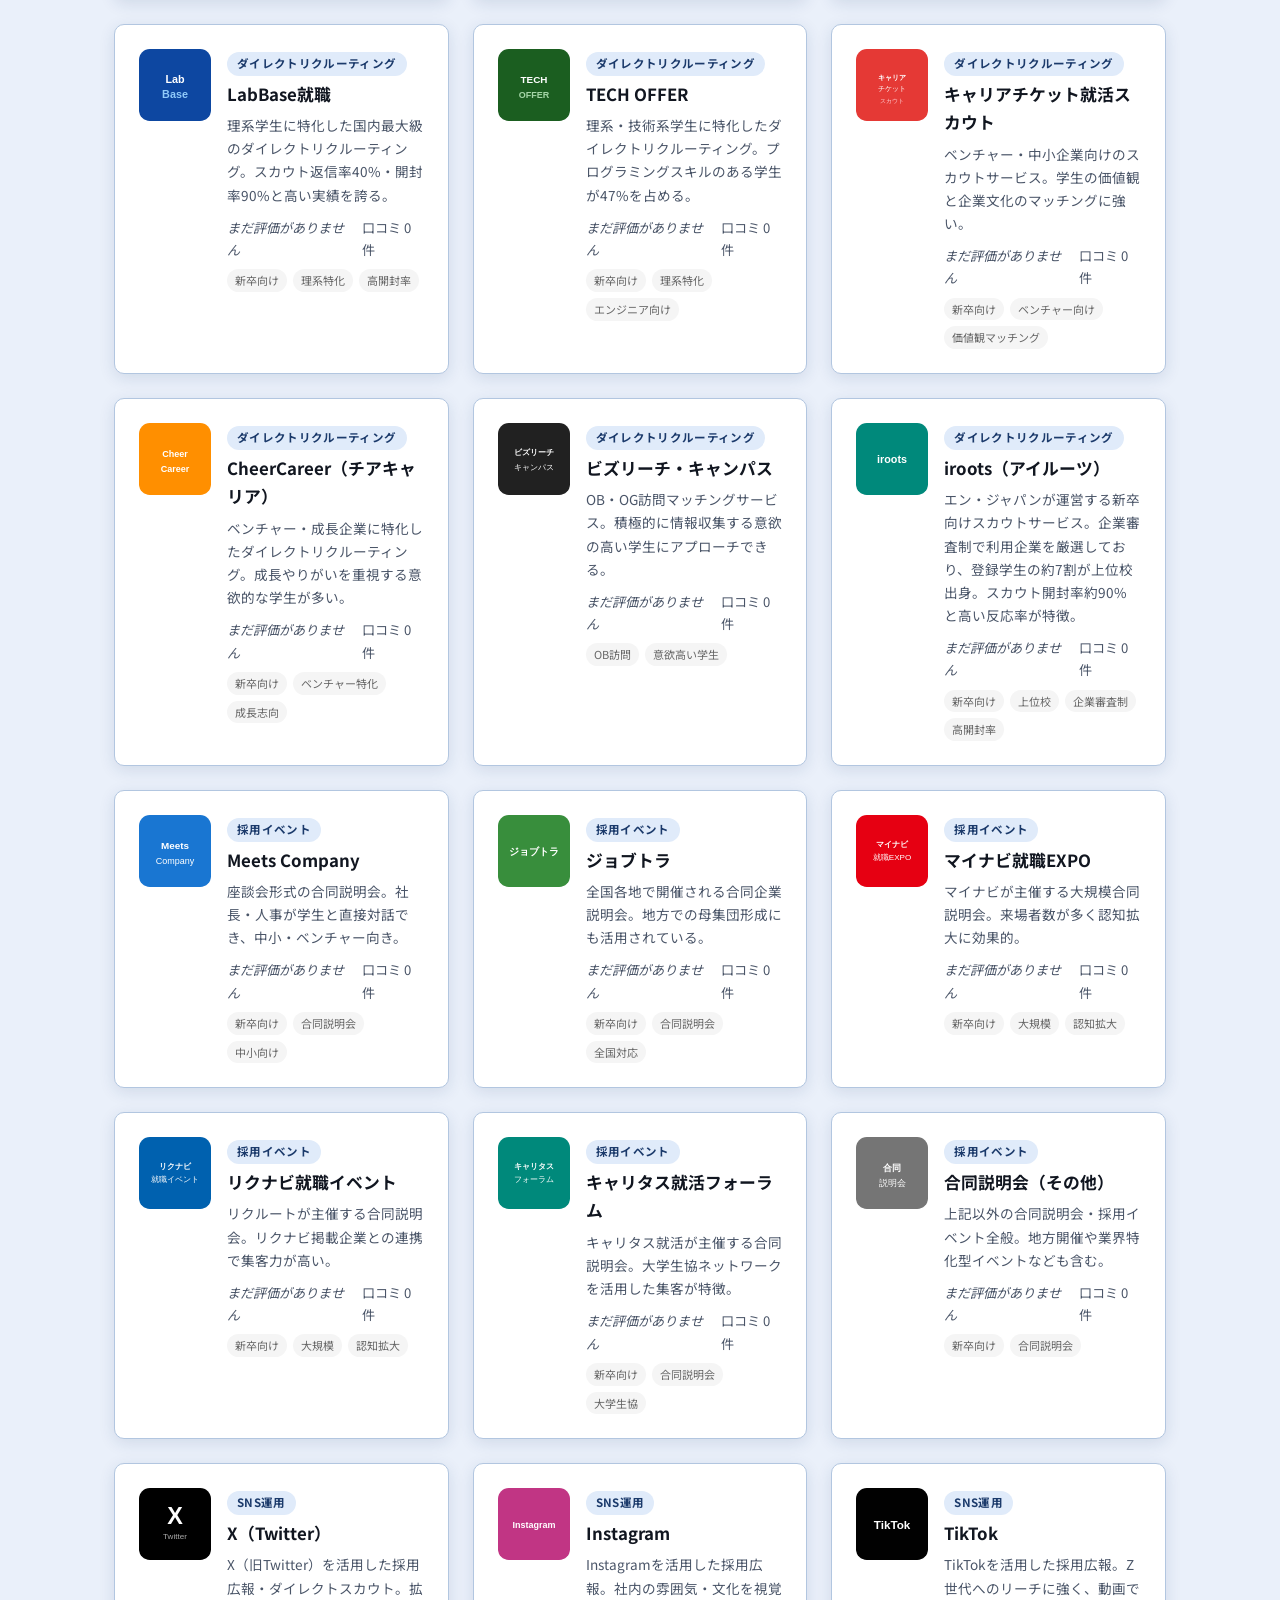
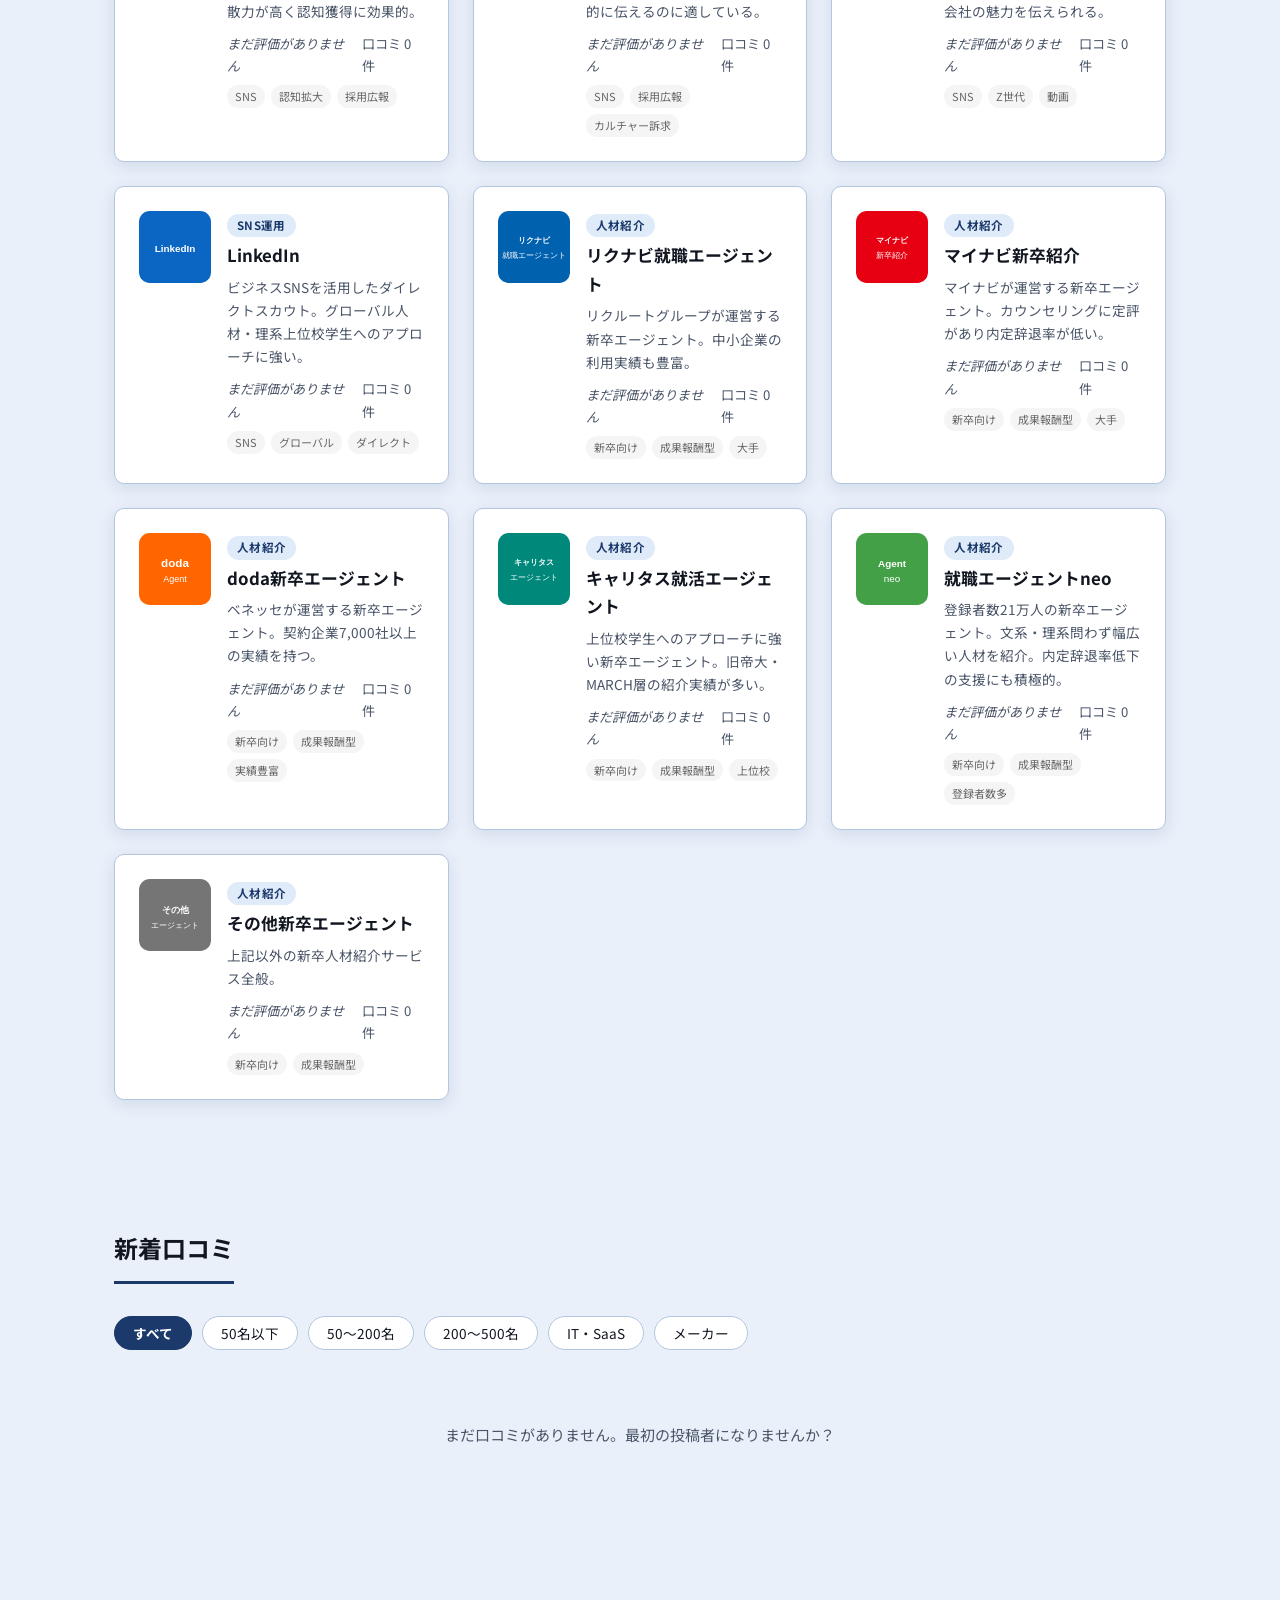
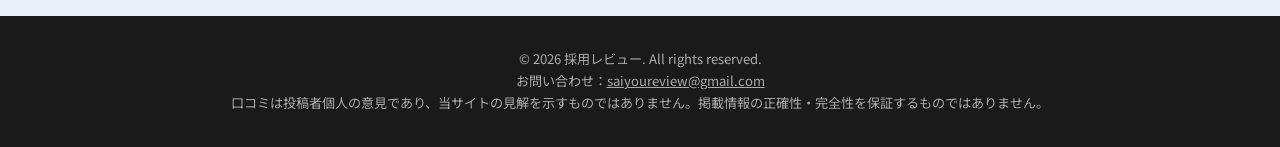
<file: reviews.html>
<!DOCTYPE html>
<html lang="ja">
<head>
  <meta charset="UTF-8">
  <meta name="viewport" content="width=device-width, initial-scale=1.0">
  <title>媒体一覧・口コミ | 採用レビュー</title>
  <meta name="description" content="広告媒体の一覧と、ユーザーの口コミをカテゴリ別に閲覧できます。">
  <link rel="stylesheet" href="style.css">
</head>
<body>

  <!-- ヘッダー -->
  <header class="site-header">
    <div class="header-inner">
      <a class="header-logo" href="index.html">
        <svg width="34" height="34" viewBox="0 0 48 48" xmlns="http://www.w3.org/2000/svg" aria-hidden="true">
          <circle cx="21" cy="21" r="11" fill="none" stroke="white" stroke-width="3"/>
          <line x1="29" y1="30" x2="38" y2="39" stroke="white" stroke-width="3" stroke-linecap="round"/>
          <polygon points="21,13 22.2,17 26.5,17 23.2,19.5 24.4,23.5 21,21 17.6,23.5 18.8,19.5 15.5,17 19.8,17" fill="#4DD9A4"/>
        </svg>
        <div class="logo-text-wrap">
          <div class="logo-name">採用<span>レビュー</span></div>
          <div class="logo-tagline">人事採用担当者のための採用施策口コミサイト</div>
        </div>
      </a>
      <a href="https://docs.google.com/forms/d/e/1FAIpQLSdxXfMuIzpGPsbss---XyRAHWYiXfm2ue7UABuBfPhTopkmUQ/viewform?usp=header" class="btn-post" target="_blank" rel="noopener noreferrer">口コミを投稿する</a>
    </div>
  </header>

  <!-- 媒体一覧セクション -->
  <section class="section">
    <div class="container">
      <h2 class="section-title">媒体一覧</h2>

      <!-- カテゴリフィルター -->
      <div class="filter-wrap category-filter">
        <button class="filter-btn active" data-category="すべて">すべて</button>
        <button class="filter-btn" data-category="ナビサイト">ナビサイト</button>
        <button class="filter-btn" data-category="ダイレクトリクルーティング">ダイレクトリクルーティング</button>
        <button class="filter-btn" data-category="採用イベント">採用イベント</button>
        <button class="filter-btn" data-category="SNS運用">SNS運用</button>
        <button class="filter-btn" data-category="人材紹介">人材紹介</button>
      </div>

      <!-- 媒体カード一覧（main.js の initMediaListPage() が描画） -->
      <div id="media-cards" class="cards-grid"></div>
    </div>
  </section>

  <!-- 口コミ一覧セクション -->
  <section class="section">
    <div class="container">
      <h2 class="section-title">新着口コミ</h2>

      <!-- 口コミフィルター（会社規模・業種） -->
      <div class="filter-wrap review-filter">
        <button class="filter-btn active" data-filter="すべて">すべて</button>
        <button class="filter-btn" data-filter="50名以下">50名以下</button>
        <button class="filter-btn" data-filter="50〜200名">50〜200名</button>
        <button class="filter-btn" data-filter="200〜500名">200〜500名</button>
        <button class="filter-btn" data-filter="IT・SaaS">IT・SaaS</button>
        <button class="filter-btn" data-filter="メーカー">メーカー</button>
      </div>

      <!-- 口コミ一覧（main.js の initReviewsPage() が描画） -->
      <div id="all-reviews"></div>
    </div>
  </section>

  <!-- フッター -->
  <footer class="site-footer">
    <p>© 2026 採用レビュー. All rights reserved.</p>
    <p>お問い合わせ：<a href="mailto:saiyoureview@gmail.com" style="color:inherit;">saiyoureview@gmail.com</a></p>
    <p>口コミは投稿者個人の意見であり、当サイトの見解を示すものではありません。掲載情報の正確性・完全性を保証するものではありません。</p>
  </footer>

  <script src="data.js"></script>
  <script src="main.js"></script>
</body>
</html>
</file>
<file: style.css>
/* ============================================================
   style.css - メディア比較サイト 共通スタイル
   ブランドカラー：#BA7517（アンバー）
   ============================================================ */

/* --- Google Fonts -------------------------------------------*/
@import url('https://fonts.googleapis.com/css2?family=Noto+Sans+JP:wght@400;500;700&display=swap');

/* --- CSS変数 ------------------------------------------------*/
:root {
  --color-primary:        #1B3A6B;   /* 深青：ヘッダー・ボタン */
  --color-primary-dark:   #102545;   /* さらに濃い青：ホバー */
  --color-primary-light:  #E0EBFA;   /* 薄青：バッジ・アクセント面 */
  --color-accent:         #4A90D9;   /* スカイブルー：アクセント */
  --color-text:           #111620;
  --color-text-sub:       #4a5568;
  --color-bg:             #EAF0FA;   /* オフブルー */
  --color-white:          #ffffff;
  --color-border:         #B2C6E0;
  --color-star:           #D4860A;   /* アンバー（星はそのまま） */
  --color-star-empty:     #bbb;
  --radius-card:          10px;
  --shadow-card:          0 4px 16px rgba(27,58,107,0.12);
  --font-main:            'Noto Sans JP', sans-serif;
  --max-width:            1100px;
  --spacing-section:      64px;
}

/* --- リセット -----------------------------------------------*/
*, *::before, *::after { box-sizing: border-box; margin: 0; padding: 0; }
img { max-width: 100%; height: auto; display: block; }
a  { color: inherit; text-decoration: none; }

/* --- 基本レイアウト -----------------------------------------*/
body {
  font-family: var(--font-main);
  color: var(--color-text);
  background: var(--color-bg);
  line-height: 1.7;
  font-size: 15px;
}

.container {
  max-width: var(--max-width);
  margin: 0 auto;
  padding: 0 24px;
}

/* ============================================================
   ヘッダー（深緑背景）
   ============================================================ */
.site-header {
  background: #0f2744;
  padding: 14px 28px;
  border-bottom: 1px solid rgba(255, 255, 255, 0.1);
  position: sticky;
  top: 0;
  z-index: 100;
}

.header-inner {
  display: flex;
  align-items: center;
  justify-content: space-between;
  max-width: 1000px;
  margin: 0 auto;
}

.header-logo {
  display: flex;
  align-items: center;
  gap: 10px;
  text-decoration: none;
}

.logo-text-wrap {
  display: flex;
  flex-direction: column;
}

.logo-name {
  font-size: 18px;
  font-weight: 500;
  color: white;
  letter-spacing: -0.02em;
}

.logo-name span {
  color: #4DD9A4;
}

.logo-tagline {
  font-size: 9px;
  color: rgba(255, 255, 255, 0.5);
  margin-top: 1px;
}

.btn-post {
  font-size: 12px;
  background: transparent;
  color: white;
  border: 0.5px solid rgba(255, 255, 255, 0.3);
  border-radius: 6px;
  padding: 6px 14px;
  cursor: pointer;
  text-decoration: none;
  white-space: nowrap;
  transition: background 0.2s;
}

.btn-post:hover {
  background: rgba(255, 255, 255, 0.08);
}

/* ============================================================
   ヒーローセクション
   ============================================================ */
.hero {
  background: #f7f9f8;
  padding: 80px 40px;
  position: relative;
  overflow: hidden;
  border-bottom: 1px solid #e8f0ed;
}
.hero-watermark {
  position: absolute;
  top: 50%;
  left: 50%;
  transform: translate(-50%, -50%);
  font-size: 220px;
  font-weight: 700;
  color: #1D9E75;
  opacity: 0.06;
  white-space: nowrap;
  letter-spacing: 0.08em;
  pointer-events: none;
  user-select: none;
}
.hero-inner {
  position: relative;
  z-index: 1;
  max-width: 1000px;
  margin: 0 auto;
  display: flex;
  align-items: center;
  gap: 60px;
  font-family: 'Noto Sans JP', sans-serif;
}
.hero-content {
  flex: 1;
  min-width: 0;
  text-align: center;
}
.hero-badge {
  display: inline-block;
  background: #e8f7f2;
  color: #0F6E56;
  font-size: 11px;
  font-weight: 400;
  letter-spacing: 0.05em;
  padding: 4px 12px;
  border-radius: 999px;
  margin-bottom: 20px;
}
.hero h1 {
  font-size: 32px;
  font-weight: 700;
  color: #1a1a1a;
  line-height: 1.5;
  letter-spacing: 0.02em;
  margin: 0 0 12px;
}
.hero-accent { color: #1D9E75; }
.hero p {
  font-size: 12px;
  font-weight: 300;
  color: #666;
  letter-spacing: 0.03em;
  line-height: 1.8;
  margin: 0 0 28px;
}
.hero-search {
  display: flex;
  border: 1.5px solid #c8e8db;
  border-radius: 8px;
  overflow: hidden;
  max-width: 460px;
  margin: 0 auto 16px;
  background: #fff;
}
.search-input {
  flex: 1;
  border: none;
  padding: 11px 16px;
  font-size: 12px;
  font-family: 'Noto Sans JP', sans-serif;
  font-weight: 300;
  outline: none;
  background: transparent;
}
.search-btn {
  background: #1D9E75;
  color: #fff;
  border: none;
  padding: 11px 24px;
  font-size: 12px;
  font-family: 'Noto Sans JP', sans-serif;
  font-weight: 400;
  letter-spacing: 0.05em;
  cursor: pointer;
}
.hero-tags {
  display: flex;
  flex-wrap: wrap;
  gap: 6px;
  justify-content: center;
}
.hero-tag {
  font-size: 11px;
  font-weight: 300;
  letter-spacing: 0.03em;
  color: #1D9E75;
  background: #fff;
  padding: 3px 10px;
  border-radius: 999px;
  border: 1px solid #b0dfd0;
  text-decoration: none;
}
.hero-tag:hover { background: #e8f7f2; }
.hero-mockup {
  width: 240px;
  flex-shrink: 0;
  position: relative;
  height: 210px;
}
.mockup-card {
  background: #fff;
  border: 1px solid #e0ede8;
  border-radius: 10px;
  padding: 12px 14px;
  position: absolute;
  width: 190px;
  box-shadow: 0 2px 12px rgba(0,0,0,0.07);
}
.mockup-card:nth-child(1) { top: 0; left: 20px; z-index: 3; }
.mockup-card.offset  { top: 65px; left: 0; z-index: 2; }
.mockup-card.offset2 { top: 130px; left: 30px; z-index: 1; }
.mockup-card-header {
  display: flex;
  align-items: center;
  gap: 8px;
  margin-bottom: 8px;
}
.mockup-dot { width: 8px; height: 8px; border-radius: 50%; flex-shrink: 0; }
.mockup-label { font-size: 12px; font-weight: 400; color: #1a1a1a; flex: 1; }
.mockup-stars { font-size: 10px; color: #f59e0b; }
.mockup-bar { height: 5px; background: #f0f0f0; border-radius: 3px; margin-bottom: 5px; width: 100%; }
.mockup-bar.short { width: 60%; }

.hero-pattern { display: none; }

/* セクション区切り線 */
.section-divider {
  display: none;
}

/* ============================================================
   統計カードセクション
   ============================================================ */
.stats-section {
  padding: 32px 0 40px;
  background: #ffffff;
}

.stats-grid {
  display: grid;
  grid-template-columns: repeat(3, 1fr);
  gap: 16px;
}

.stat-card {
  background: #EBF2FC;
  border: 1px solid #c0d4f0;
  border-radius: var(--radius-card);
  padding: 28px 24px;
  text-align: center;
  display: flex;
  flex-direction: column;
  gap: 8px;
}

.stat-num {
  font-size: 2.2rem;
  font-weight: 700;
  color: #1a1a1a;
  line-height: 1;
}

.stat-num.stat-text { font-size: 1.4rem; }

.stat-label {
  font-size: 0.82rem;
  color: #1a1a1a;
}

/* btn-primary（他ページで使用） */
.btn-primary {
  display: inline-block;
  background: var(--color-primary);
  color: var(--color-white);
  font-weight: 700;
  padding: 12px 32px;
  border-radius: 6px;
  font-size: 0.95rem;
  transition: background 0.2s;
}

.btn-primary:hover { background: var(--color-primary-dark); }

/* ============================================================
   セクション共通
   ============================================================ */
.section {
  padding: var(--spacing-section) 0;
}

.section-title {
  font-size: 1.5rem;
  font-weight: 700;
  margin-bottom: 32px;
  padding-bottom: 12px;
  border-bottom: 3px solid var(--color-primary);
  display: inline-block;
}

/* ============================================================
   カード（媒体一覧）
   ============================================================ */
.cards-grid {
  display: grid;
  grid-template-columns: repeat(auto-fill, minmax(300px, 1fr));
  gap: 24px;
}

.card {
  background: var(--color-white);
  border-radius: var(--radius-card);
  box-shadow: var(--shadow-card);
  padding: 24px;
  display: flex;
  gap: 16px;
  transition: transform 0.2s, box-shadow 0.2s;
  cursor: pointer;
  border: 1px solid var(--color-border);
}

.card:hover {
  transform: translateY(-3px);
  box-shadow: 0 6px 24px rgba(0,0,0,0.12);
}

.card-logo {
  width: 72px;
  height: 72px;
  border-radius: 8px;
  flex-shrink: 0;
  object-fit: cover;
}

.card-body { flex: 1; min-width: 0; }

.card-title {
  font-size: 1.05rem;
  font-weight: 700;
  margin: 4px 0 6px;
}

.card-catch {
  font-size: 0.85rem;
  color: var(--color-text-sub);
  margin-bottom: 10px;
}

.card-meta {
  display: flex;
  align-items: center;
  gap: 6px;
  margin-bottom: 8px;
}

.card-budget {
  font-size: 0.82rem;
  color: var(--color-text-sub);
  margin-bottom: 8px;
}

/* ============================================================
   カテゴリバッジ
   ============================================================ */
.category-badge {
  display: inline-block;
  background: var(--color-primary-light);
  color: var(--color-primary);
  font-size: 0.72rem;
  font-weight: 700;
  padding: 2px 10px;
  border-radius: 20px;
  letter-spacing: 0.03em;
}

/* ============================================================
   タグ
   ============================================================ */
.card-tags, .detail-tags { display: flex; flex-wrap: wrap; gap: 6px; }

.tag {
  display: inline-block;
  background: #f0ece4;
  color: var(--color-text-sub);
  font-size: 0.75rem;
  padding: 2px 10px;
  border-radius: 20px;
}

/* ============================================================
   星評価
   ============================================================ */
.stars { display: inline-flex; }

.star { font-size: 1rem; line-height: 1; }
.star.full  { color: var(--color-star); }
.star.half  { color: var(--color-star); opacity: 0.6; }
.star.empty { color: var(--color-star-empty); }

.score-num {
  font-size: 0.9rem;
  font-weight: 700;
  color: var(--color-primary);
  margin-left: 4px;
}

.review-count {
  font-size: 0.82rem;
  color: var(--color-text-sub);
}

/* ============================================================
   フィルターボタン
   ============================================================ */
.filter-wrap {
  display: flex;
  flex-wrap: wrap;
  gap: 10px;
  margin-bottom: 32px;
}

.filter-btn {
  background: var(--color-white);
  border: 1.5px solid var(--color-border);
  border-radius: 40px;
  padding: 6px 18px;
  font-size: 0.85rem;
  font-family: var(--font-main);
  cursor: pointer;
  transition: all 0.2s;
  color: var(--color-text);
}

.filter-btn:hover {
  border-color: var(--color-accent);
  color: var(--color-primary);
}

.filter-btn.active {
  background: var(--color-primary);
  border-color: var(--color-primary);
  color: var(--color-white);
  font-weight: 700;
}

/* ============================================================
   口コミカード
   ============================================================ */
.review-card {
  background: white;
  border: 0.5px solid #e5e5e5;
  border-radius: 8px;
  padding: 16px;
  margin-bottom: 12px;
}

.review-top {
  display: flex;
  align-items: center;
  gap: 10px;
  margin-bottom: 10px;
}

.media-name {
  font-size: 15px;
  font-weight: 500;
  flex: 1;
  color: #1a1a1a;
}

.stars {
  color: #BA7517;
  font-size: 14px;
}

.score {
  font-size: 13px;
  font-weight: 500;
  color: #1a1a1a;
}

.tag-row {
  display: flex;
  gap: 6px;
  flex-wrap: wrap;
  margin-bottom: 10px;
}

.tag {
  font-size: 11px;
  background: #f5f5f5;
  color: #666;
  padding: 2px 8px;
  border-radius: 999px;
}

.review-text {
  font-size: 13px;
  color: #444;
  line-height: 1.7;
}

.review-body {
  color: var(--color-text);
  line-height: 1.8;
  font-size: 0.9rem;
}

/* 旧スタイル（detail.html の関連口コミで使用） */
.review-footer {
  display: flex;
  justify-content: space-between;
  flex-wrap: wrap;
  gap: 8px;
  font-size: 0.82rem;
  color: var(--color-text-sub);
  margin-top: 12px;
}

.reviewer { font-weight: 500; }

/* ============================================================
   詳細ページ（detail.html）
   ============================================================ */
.detail-header {
  display: flex;
  gap: 24px;
  align-items: flex-start;
  margin-bottom: 28px;
  flex-wrap: wrap;
}

.detail-logo {
  width: 96px;
  height: 96px;
  border-radius: 12px;
  flex-shrink: 0;
  object-fit: cover;
}

.detail-name {
  font-size: 1.6rem;
  font-weight: 700;
  margin: 6px 0 8px;
}

.detail-catch {
  color: var(--color-text-sub);
  margin-bottom: 10px;
}

.detail-stars {
  display: flex;
  align-items: center;
  gap: 6px;
}

.detail-desc {
  line-height: 1.9;
  margin-bottom: 32px;
  color: var(--color-text);
}

/* スペックテーブル */
.spec-table {
  width: 100%;
  border-collapse: collapse;
  margin-bottom: 40px;
  font-size: 0.9rem;
}

.spec-table th,
.spec-table td {
  padding: 14px 18px;
  border-bottom: 1px solid var(--color-border);
  text-align: left;
  vertical-align: top;
}

.spec-table th {
  width: 30%;
  background: var(--color-primary-light);
  color: var(--color-primary-dark);
  font-weight: 700;
}

.spec-table td { background: var(--color-white); }

/* ============================================================
   カテゴリから探す（丸アイコン型）
   ============================================================ */
.category-section {
  background: #D6E4F7;
  padding: 56px 24px;
  text-align: center;
}

.category-section-title {
  font-size: 1.5rem;
  font-weight: 700;
  margin-bottom: 40px;
  color: var(--color-text);
}

.category-grid {
  display: flex;
  flex-wrap: wrap;
  justify-content: center;
  gap: 24px 16px;
  max-width: var(--max-width);
  margin: 0 auto;
}

/* 各アイテム：丸＋テキスト縦並び */
.category-item {
  display: flex;
  flex-direction: column;
  align-items: center;
  gap: 12px;
  cursor: pointer;
  text-decoration: none;
  width: calc(33.333% - 16px);
}


.category-item:hover .category-circle {
  background: var(--color-white);
  box-shadow: 0 6px 20px rgba(45,106,79,0.15);
  transform: translateY(-4px);
}

/* 丸いアイコンエリア */
.category-circle {
  width: 140px;
  height: 140px;
  border-radius: 50%;
  background: var(--color-white);
  display: flex;
  align-items: center;
  justify-content: center;
  font-size: 1rem;
  box-shadow: 0 2px 12px rgba(0,0,0,0.08);
  transition: box-shadow 0.2s, transform 0.2s;
}

.category-name {
  font-size: 1.05rem;
  font-weight: 700;
  color: var(--color-text);
  line-height: 1.4;
}

.category-count {
  font-size: 0.88rem;
  color: var(--color-primary);
  font-weight: 500;
}

/* 「すべて見る」ボタン */
.btn-all-category {
  display: inline-block;
  border: 1.5px solid var(--color-text);
  border-radius: 40px;
  padding: 12px 36px;
  font-size: 0.95rem;
  font-weight: 700;
  color: var(--color-text);
  transition: background 0.2s, color 0.2s;
}

.btn-all-category:hover {
  background: var(--color-primary);
  border-color: var(--color-primary);
  color: var(--color-white);
}

@media (max-width: 600px) {
  .category-item { width: calc(50% - 16px); }
  .category-circle { width: 90px; height: 90px; }
}

/* ============================================================
   フッター
   ============================================================ */
.site-footer {
  background: #1a1a1a;
  color: #aaa;
  text-align: center;
  padding: 32px 24px;
  font-size: 0.82rem;
  margin-top: 64px;
}

.site-footer a { color: #ccc; text-decoration: underline; }

.footer-disclaimer {
  font-size: 0.75rem;
  color: #888;
  margin-top: 12px;
  line-height: 1.6;
}

.no-score {
  font-size: 0.82rem;
  color: var(--color-text-sub);
  font-style: italic;
}

.badge-recruiting {
  display: inline-block;
  background: #e8e8e8;
  color: #888;
  font-size: 0.75rem;
  font-weight: 600;
  padding: 3px 10px;
  border-radius: 20px;
  letter-spacing: 0.03em;
}

/* ============================================================
   no-result
   ============================================================ */
.no-result {
  text-align: center;
  color: var(--color-text-sub);
  padding: 40px;
}

/* ============================================================
   パンくずリスト
   ============================================================ */
.breadcrumb {
  font-size: 0.82rem;
  color: var(--color-text-sub);
  padding: 12px 0;
  margin-bottom: 8px;
}

.breadcrumb a { color: var(--color-primary); text-decoration: underline; }
.breadcrumb span::before { content: " › "; }

/* ============================================================
   レスポンシブ
   ============================================================ */
@media (max-width: 768px) {
  .stats-grid { grid-template-columns: 1fr; }
  .hero-search { flex-direction: column; border-radius: 8px; }
  .search-btn { border-left: none; border-top: 1.5px solid var(--color-border); }

  .hero { padding: 40px 20px; }
  .hero-inner { flex-direction: column; }
  .hero-mockup { display: none; }
  .hero-watermark { font-size: 80px; }

  .cards-grid { grid-template-columns: 1fr; }

  .card { flex-direction: column; }
  .card-logo { width: 56px; height: 56px; }

  .detail-header { flex-direction: column; }

  .spec-table th { width: 40%; }

  .review-card { padding: 20px 16px; }

  .review-footer { flex-direction: column; }
}

@media (max-width: 480px) {
  .section { padding: 40px 0; }
  .section-title { font-size: 1.2rem; }
  .spec-table th, .spec-table td { padding: 10px 12px; }
}
</file>
